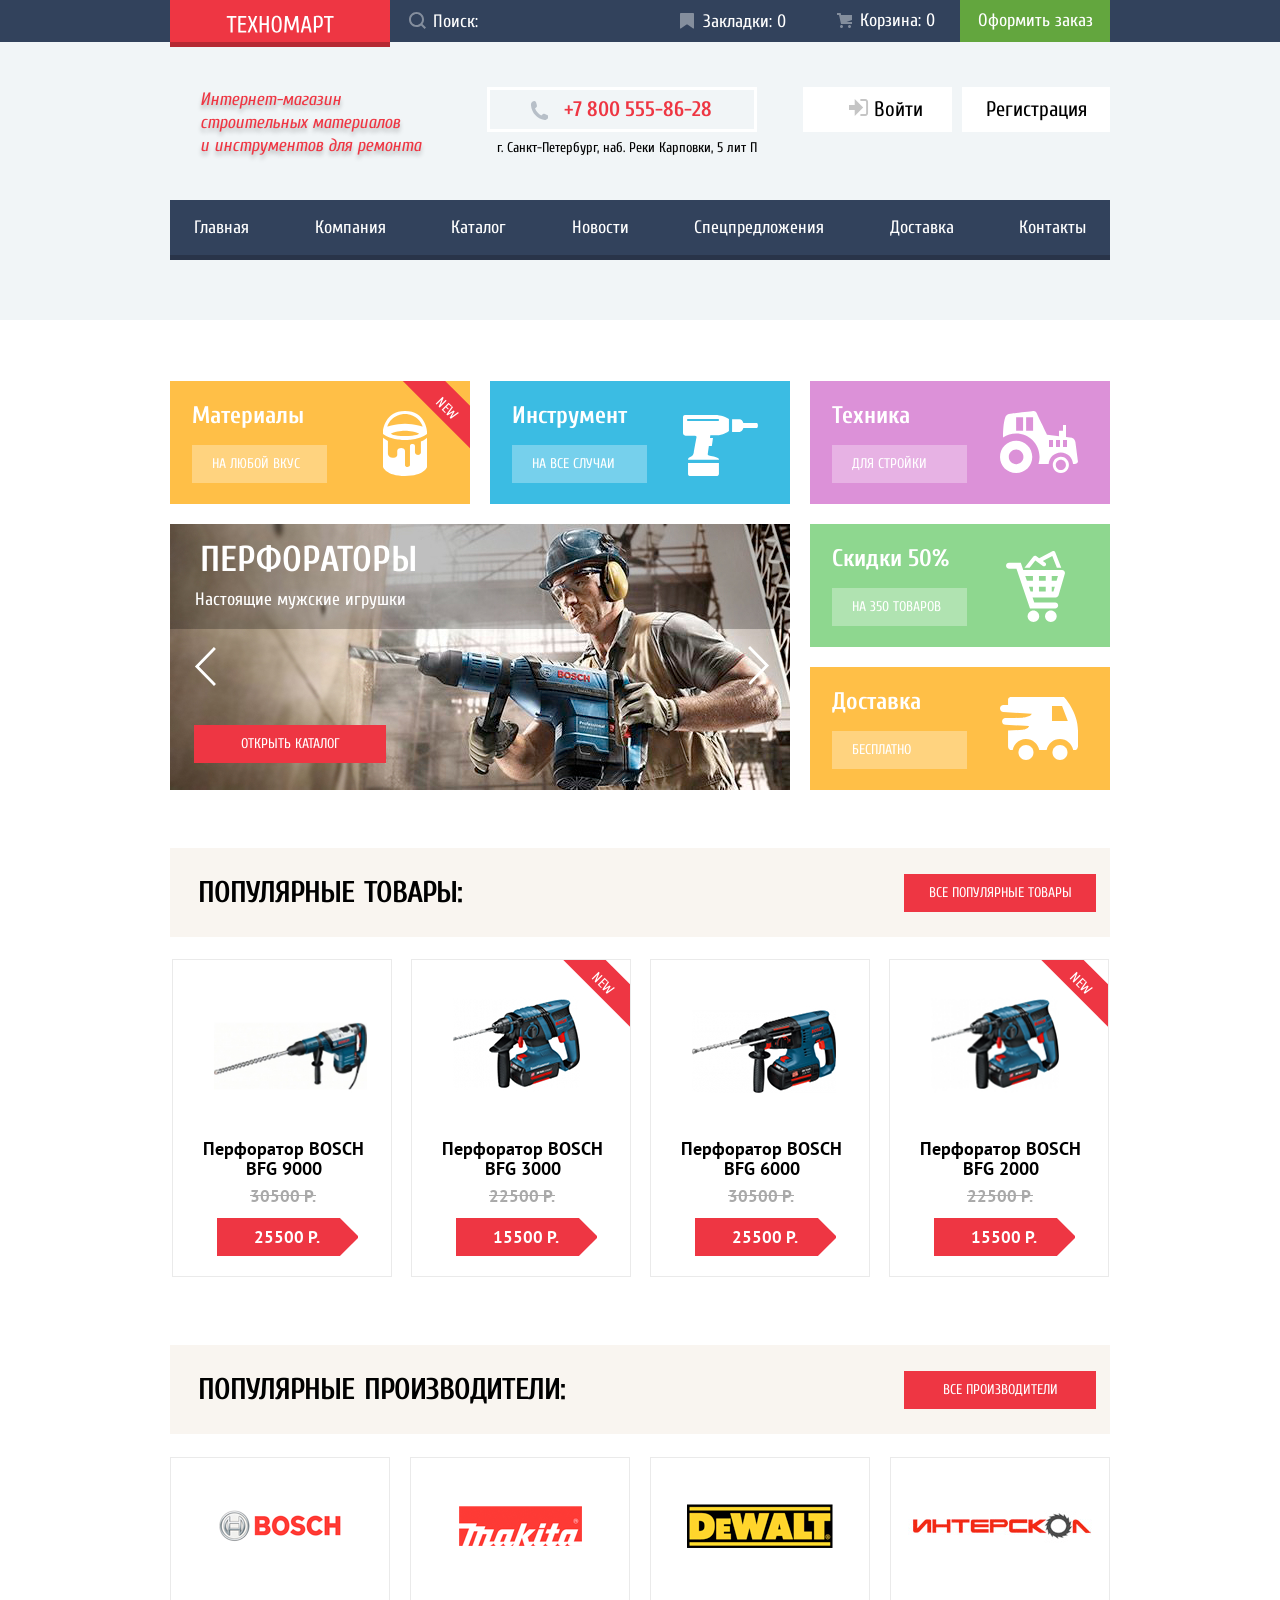
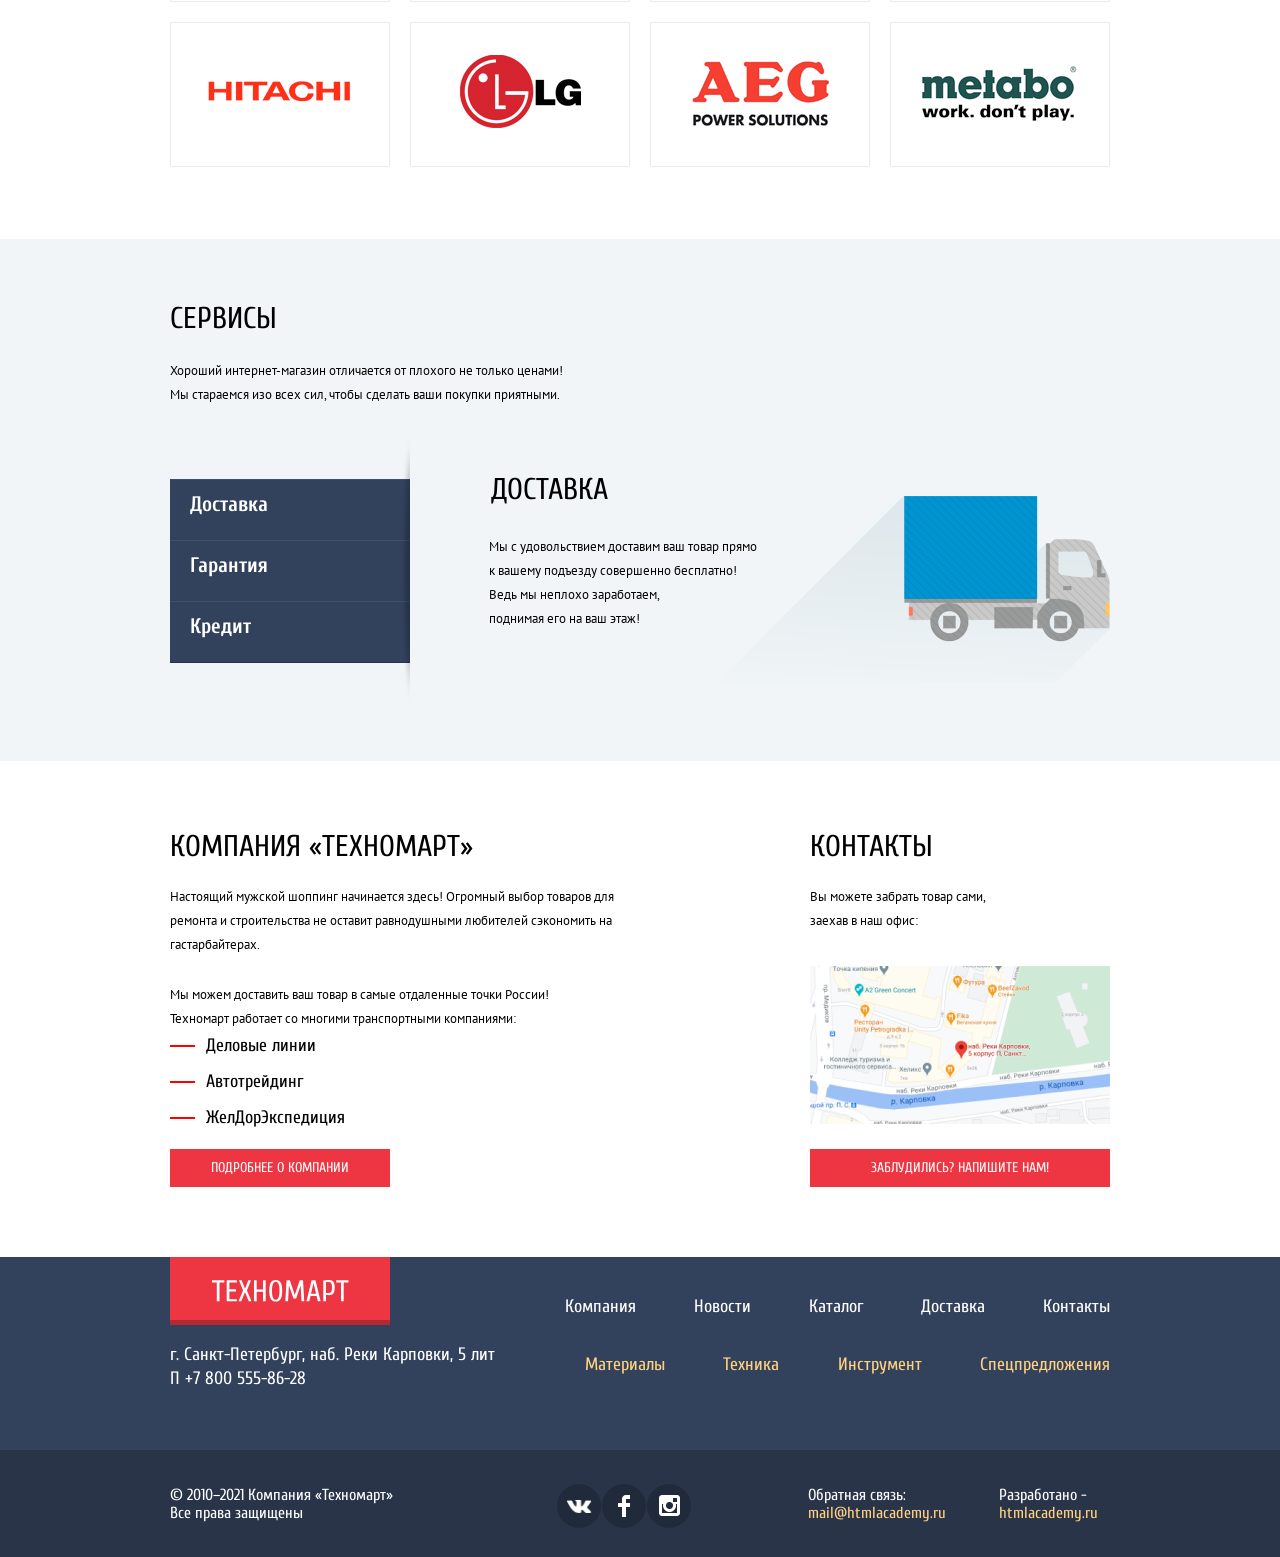
<file: index.html>
<!DOCTYPE html>
<html class="page" lang="ru">

<head>
  <meta charset="utf-8">
  <title>Техномарт</title>
  <link rel="icon" href="favicon.ico">
  <link rel="icon" href="img/Favicon/152.svg" type="image/svg">
  <link rel="stylesheet" href="css/normalize.css">
  <link rel="stylesheet" href="css/style.css">
  <link rel="preconnect" href="https://fonts.googleapis.com">
  <link rel="preconnect" href="https://fonts.gstatic.com" crossorigin>
  <link
    href="https://fonts.googleapis.com/css2?family=Cuprum:ital,wght@0,400;0,500;0,600;0,700;1,400;1,500;1,600;1,700&family=PT+Sans:ital,wght@0,400;0,700;1,400&display=swap"
    rel="stylesheet">
</head>

<body class="page-body">
  <header class="main-header">
    <div class="header-bg">
      <div class="header-top">
        <h1 class="hidden">Техномарт</h1>
        <a href="#" class="main-logo">
        </a>
        <form class="search" method="get">
          <input type="search" name="search" placeholder="Поиск:" aria-label="Строка поиска">
          <svg aria-hidden="true" focusable="false" width="17" height="17" viewBox="0 0 17 17" fill="none"
            xmlns="http://www.w3.org/2000/svg">
            <path fill-rule="evenodd" clip-rule="evenodd"
              d="M13.458 12.044L17 15.586L15.586 17L12.044 13.458C10.782 14.421 9.21 15 7.5 15C3.35786 15 0 11.6421 0 7.5C0 3.35786 3.35786 0 7.5 0C11.6421 0 15 3.35786 15 7.5C15.0001 9.14309 14.4581 10.7403 13.458 12.044ZM7.5 2C4.467 2 2 4.467 2 7.5C2.00331 10.5362 4.4638 12.9967 7.5 13C10.532 13 13 10.532 13 7.5C13 4.467 10.532 2 7.5 2Z"
              fill="white" />
          </svg>
        </form>
        <a class="bookmarks-link" href="blank.html">Закладки: 0</a>
        <a class="basket-link" href="blank.html">Корзина: 0</a>
        <a class="button" href="blank.html">Оформить заказ</a>
      </div>
    </div>

    <div class="header-midle">
      <p class="header-info">Интернет-магазин <br>строительных материалов<br> и инструментов для ремонта</p>
      <a class="contacts-phone" href="tel:+78005558628">+7 800 555-86-28</a>
      <p class="header-address">г. Санкт-Петербург, наб. Реки Карповки, 5 лит П</p>
      <a class="enter-link" href="blank.html">
        <svg aria-hidden="true" focusable="false" width="20" height="17" viewBox="0 0 20 17" fill="none"
          xmlns="http://www.w3.org/2000/svg">
          <path d="M14.1667 8.5L5.71429 0V6H0V11H5.71429V17L14.1667 8.5Z" fill="#C5C5C5" />
          <path
            d="M16.1771 15.01H11.3895V17H16.1771C18.2514 17 19.0381 15.19 19.0619 13.974V3.028C19.0381 1.811 18.2514 0 16.1771 0H11.3895V1.99H16.1771C16.9762 1.99 17.1219 2.671 17.1391 3.047V13.951C17.1229 14.327 16.9762 15.01 16.1771 15.01Z"
            fill="#C5C5C5" />
        </svg>Войти
      </a>
      <a class="reg-link" href="blank.html">Регистрация</a>
    </div>

    <nav class="main-nav">
      <ul class="site-nav">
        <li>
          <a>Главная</a>
        </li>
        <li>
          <a href="blank.html">Компания</a>
        </li>
        <li>
          <a href="Catalog.html">Каталог</a>
        </li>
        <li>
          <a href="blank.html">Новости</a>
        </li>
        <li>
          <a href="blank.html">Спецпредложения</a>
        </li>
        <li>
          <a href="blank.html">Доставка</a>
        </li>
        <li>
          <a href="blank.html">Контакты</a>
        </li>
      </ul>
    </nav>
  </header>

  <main class="container">
    <h1 class="hidden">Интернет магазин Техномарт</h1>
    <section class="catalog">
      <h2 class="hidden">Каталог</h2>
      <ul class="catalog-list">
        <li class="catalog-item">
          <h3>Материалы</h3>
          <img src="img/icon-vedro.svg" width="44" height="65" alt="">
          <a class="catalog-button" href="blank.html">
            <p>НА ЛЮБОЙ ВКУС</p>
          </a>
          <span class="button button-new">NEW</span>
        </li>
        <li class="catalog-item">
          <h3>Инструмент</h3>
          <img src="img/icon-drel.svg" alt="" width="75" height="61">
          <a class="catalog-button" href="blank.html">
            <p>НА ВСЕ СЛУЧАИ</p>
          </a>
        </li>
        <li class="catalog-item">
          <h3>Техника</h3>
          <img src="img/icon-traktor.svg" alt="" width="78" height="62">
          <a class="catalog-button" href="blank.html">
            <p>ДЛЯ СТРОЙКИ</p>
          </a>
        </li>
        <li class="catalog-item">
          <h3>Скидки 50%</h3>
          <img src="img/icon-korzina.svg" alt="" width="59" height="71">
          <a class="catalog-button" href="blank.html">
            <p>На 350 товаров</p>
          </a>
        </li>
        <li class="catalog-item">
          <h3>Доставка</h3>
          <img src="img/icon-bus.svg" alt="" width="78" height="63">
          <a class="catalog-button" href="blank.html">
            <p>Бесплатно</p>
          </a>
        </li>
        <li class="catalog-item slider">
          <p><span class="first-word">Перфораторы</span>Настоящие мужские игрушки</p>
          <a class="button" href="Catalog.html">Открыть каталог</a>
          <input type="button" class="button-prev" value="">
          <input type="button" class="button-next" value="">
        </li>
      </ul>
    </section>

    <section class="popular-products">
      <div class="populars-header">
        <h2>Популярные товары:</h2>
        <a class="button" href="blank.html">Все популярные товары</a>
      </div>
      <ul class="products-list popular-list">
        <li class="products-item">
          <h3>Перфоратор BOSCH BFG 9000</h3>
          <div class="imgvrap">
            <img src="img/9000.jpg" width="184" height="138" alt="">
          </div>
          <del>30500 P.</del>
          <ins class="button button-price">25500 P.</ins>
          <span class="button button-new hidden">NEW</span>
        </li>
        <li class="products-item">
          <h3>Перфоратор BOSCH BFG 3000</h3>
          <div class="imgvrap">
            <img src="img/3000t.jpg" width="127" height="138" alt="">
          </div>
          <del>22500 P.</del>
          <ins class="button button-price">15500 P.</ins>
          <div class="button button-new">NEW</div>
        </li>
        <li class="products-item">
          <h3>Перфоратор BOSCH BFG 6000</h3>
          <div class="imgvrap">
            <img src="img/6000.jpg" width="144" height="138" alt="">
          </div>
          <del>30500 P.</del>
          <ins class="button button-price">25500 P.</ins>
          <span class="button button-new hidden">NEW</span>
        </li>
        <li class="products-item">
          <h3>Перфоратор BOSCH BFG 2000</h3>
          <div class="imgvrap">
            <img src="img/2000.jpg" width="128" height="138" alt="">
          </div>
          <del>22500 P.</del>
          <ins class="button button-price">15500 P.</ins>
          <div class="button button-new">NEW</div>
        </li>
      </ul>
    </section>

    <section class="manufacturers">
      <div class="populars-header">
        <h2>ПоПУЛЯРНЫЕ ПРОИЗВОДИТЕЛИ:</h2>
        <a class="button" href="blank.html">ВСЕ ПРОИЗВОДИТЕЛИ</a>
      </div>
      <ul class="manufacturers-list">
        <li class="manufacturers-item">
          <a href="blank.html">
            <img src="img/logo-bosch.png" width="126" height="37" alt="логотип фирмы bosch">
          </a>
        </li>
        <li class="manufacturers-item">
          <a href="blank.html">
            <img src="img/logo-makita.png" width="123" height="40" alt="логотип фирмы makita">
          </a>
        </li>
        <li class="manufacturers-item">
          <a href="blank.html">
            <img src="img/logo-dewalt.png" width="146" height="44" alt="логотип фирмы dewalt">
          </a>
        </li>
        <li class="manufacturers-item">
          <a href="blank.html">
            <img src="img/logo-interskol.png" width="200" height="75" alt="логотип фирмы интерскол">
          </a>
        </li>
        <li class="manufacturers-item">
          <a href="blank.html">
            <img src="img/logo-hitachi.png" width="169" height="31" alt="логотип фирмы hitachi">
          </a>
        </li>
        <li class="manufacturers-item">
          <a href="blank.html">
            <img src="img/logo-lg.png" width="121" height="73" alt="логотип фирмы LG">
          </a>
        </li>
        <li class="manufacturers-item">
          <a href="blank.html">
            <img src="img/logo-aeg.png" width="151" height="98" alt="логотип фирмы AEG">
          </a>
        </li>
        <li class="manufacturers-item">
          <a href="blank.html">
            <img src="img/logo-metabo.png" width="206" height="73" alt="логотип фирмы metabo">
          </a>
        </li>
      </ul>
    </section>
  </main>

  <div class="service-wraper">
    <section class="service">
      <h2>СЕРВИСЫ</h2>
      <p class="servise-p1">Хороший интернет-магазин отличается от плохого не только ценами!<br>
        Мы стараемся изо всех сил, чтобы сделать ваши покупки приятными.</p>
      <ul>
        <li><a href="#">Доставка</a></li>
        <li><a href="#">Гарантия</a></li>
        <li><a href="#">Кредит</a></li>
      </ul>
      <p class="servise-p2">
        <span class="first-word">Доставка</span> Мы с удовольствием доставим ваш товар прямо<br>
        к вашему подъезду совершенно бесплатно!<br>Ведь мы неплохо заработаем,<br>поднимая его на ваш этаж!
      </p>
      <div class="img"></div>
    </section>
  </div>

  <section class="contacts">
    <h2 class="hidden">КОНТАКТЫ</h2>
    <div class="contacts-l">
      <h3>КОМПАНИЯ «Техномарт»</h3>
      <p>Настоящий мужской шоппинг начинается здесь! Огромный выбор товаров для ремонта и строительства не оставит
        равнодушными любителей сэкономить на гастарбайтерах.</p>
      <p>Мы можем доставить ваш товар в самые отдаленные точки России!<br>Техномарт работает со многими транспортными
        компаниями:</p>
      <ul class="delivers">
        <li>Деловые линии</li>
        <li>Автотрейдинг</li>
        <li>ЖелДорЭкспедиция</li>
      </ul>
      <a class="button" href="#">Подробнее о компании</a>
    </div>
    <div class="contacts-r">
      <h3>КОНТАКТЫ</h3>
      <p>Вы можете забрать товар сами, <br>заехав в наш офис: </p>
      <img src="img/Object.png" width="300" height="158"></img>
      <a class="button feedback" href="#">Заблудились? НАПИШИТЕ НАМ!</a>
    </div>
  </section>


  <footer class="main-footer">
    <section class="adress">
      <div class="adress-logo">
        <a href="#" class="main-logo"></a>
        <p class="footer-addres">г. Санкт-Петербург, наб. Реки Карповки, 5 лит П
          <a href="tel:+78005558628">+7 800 555-86-28</a>
        </p>
      </div>
      <ul class="footer-nav">
        <li><a href="#">Компания</a></li>
        <li><a href="#">Новости</a></li>
        <li><a href="Catalog.html">Каталог</a></li>
        <li><a href="#">Доставка</a></li>
        <li><a href="#">Контакты</a></li>
      </ul>
      <ul class="product-nav">
        <li><a href="#">Материалы</a></li>
        <li><a href="#">Техника</a></li>
        <li><a href="#">Инструмент</a></li>
        <li><a href="#">Спецпредложения</a></li>
      </ul>
    </section>
    <div class="footer-wraper">
      <section class="footer-social">
        <h2 class="hidden">Социальные сети</h2>
        <p class="footer-copyright">© 2010–2021 Компания «Техномарт»<br>Все права защищены</p>
        <ul class="social-list">
          <li>
            <a class="social-button" href="#" aria-label="Вконтакте">
              <img src="img/vk.png" alt="" width="25" height="14">
            </a>
          </li>
          <li>
            <a class="social-button" href="#" aria-label="facebook">
              <img src="img/fb.png" alt="" width="12" height="22">
            </a>
          </li>
          <li>
            <a class="social-button" href="#" aria-label="instagram">
              <img src="img/insta.png" alt="" width="21" height="21">
            </a>
          </li>
        </ul>
        <p class="footer-copyright">
          Обратная связь:<br> <a href="mail@htmlacademy.ru">mail@htmlacademy.ru</a>
        </p>
        <p class="footer-copyright">
          Разработано -<br>
          <a href="https://htmlacademy.ru">htmlacademy.ru</a>
        </p>
      </section>
    </div>
  </footer>

  <section class="modal-feedback">
    <h2 class="hidden">Обратная связь</h2>
    <form class="modal-description" action="https://echo.htmlacademy.ru" method="post">
      <div class="modal-wrapper">
        <p class="modal-item">
          <label for="modal-login">Ваше имя:</label>
          <input id="modal-login" type="text" placeholder="Имя Фамилия">
        </p>
        <p class="modal-item">
          <label for="modal-email">Ваш e-mail:</label>
          <input id="modal-email" type="email" placeholder="email@example.com">
        </p>
        <p class="modal-item">
          <label for="modal-area">Текст письма:</label>
          <textarea id="modal-area" placeholder="В свободной форме"></textarea>
        </p>
      </div>
      <div class="button-wrapper">
        <button class="button" type="submit">ОТПРАВИТЬ</button>
      </div>
      <button class="modal-close" type="button" aria-label="Закрыть"></button>
    </form>
  </section>

  <section class="map">
    <h2 class="hidden">Карта</h2>
    <iframe
      src="https://www.google.com/maps/embed?pb=!1m16!1m12!1m3!1d705.9761222826712!2d30.31674117502282!3d59.968607593882425!2m3!1f0!2f0!3f0!3m2!1i1024!2i768!4f13.1!2m1!1z0LMuINCh0LDQvdC60YIt0J_QtdGC0LXRgNCx0YPRgNCzLCDQvdCw0LEuINCg0LXQutC4INCa0LDRgNC_0L7QstC60LgsIDUg0LvQuNGCINCf!5e0!3m2!1sru!2sru!4v1646462279349!5m2!1sru!2sru"
      width="943" height="449" style="border:0;" allowfullscreen="" loading="lazy">
    </iframe>
    <button class="modal-close" type="button" aria-label="Закрыть"></button>
  </section>
  <script src="js/feedback.js"></script>
  <script src="js/map.js"></script>
</body>

</html>
</file>
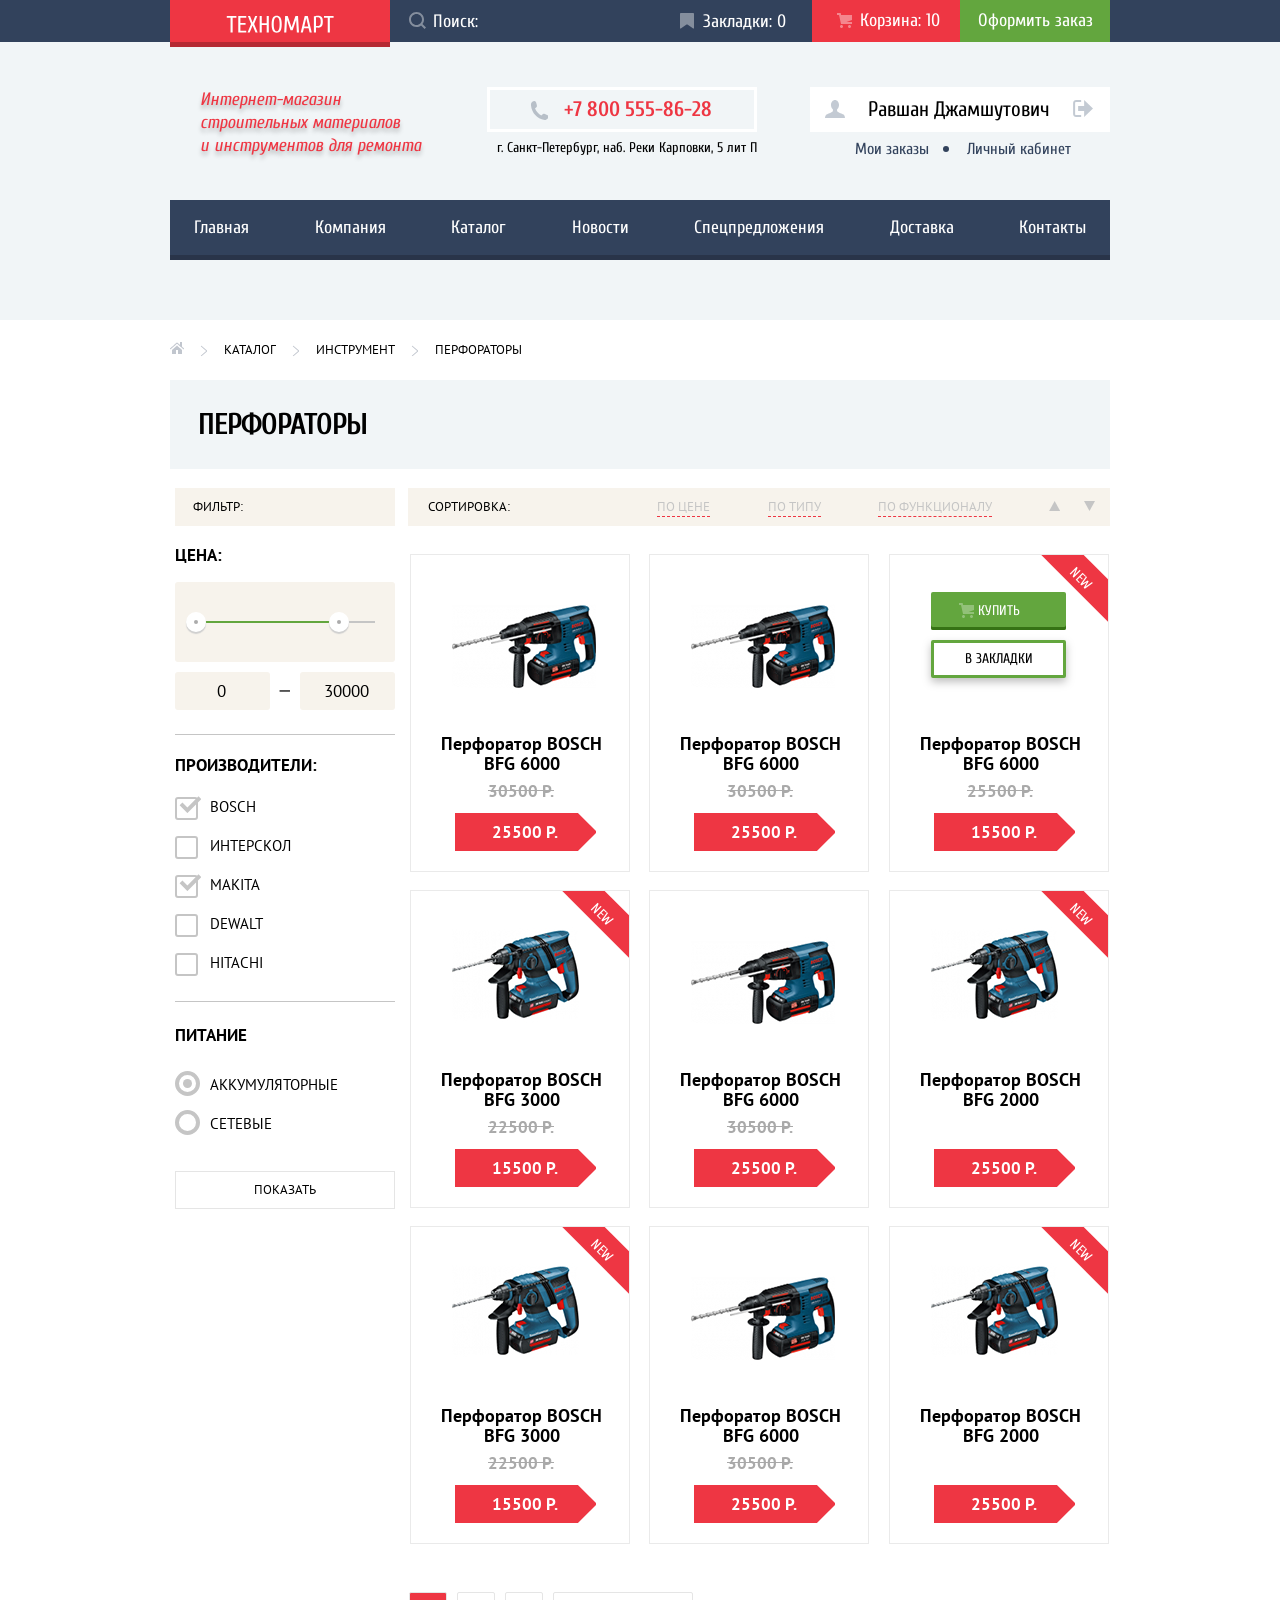
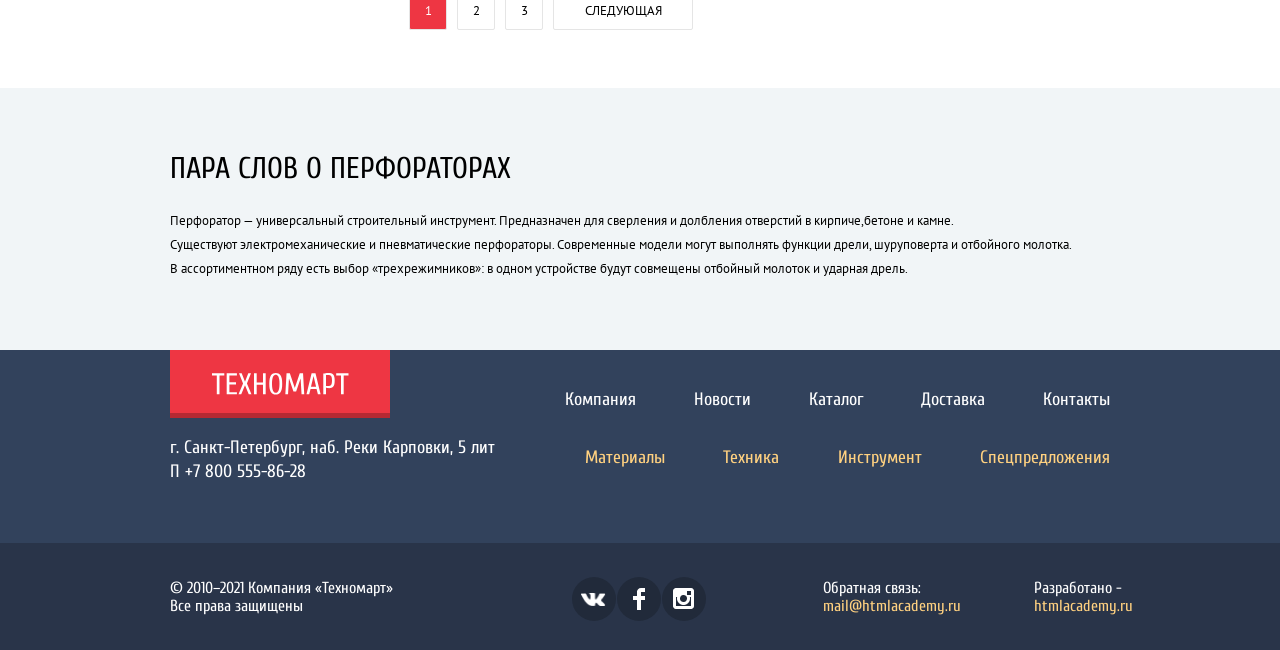
<file: catalog.html>
<!DOCTYPE html>
<html class="page" lang="ru">

<head>
  <meta charset="utf-8">
  <title>Техномарт</title>
  <link rel="icon" href="favicon.ico">
  <link rel="icon" href="img/Favicon/152.svg" type="image/svg">
  <link rel="stylesheet" href="css/normalize.css">
  <link rel="stylesheet" href="css/style.css">
  <link
    href="https://fonts.googleapis.com/css2?family=Cuprum:ital,wght@0,400;0,500;0,600;0,700;1,400;1,500;1,600;1,700&family=PT+Sans:ital,wght@0,400;0,700;1,400&display=swap"
    rel="stylesheet">
</head>

<body class="page-body">
  <header class="main-header header-catalog">
    <div class="header-bg">
      <div class="header-top">
        <h1 class="hidden">Техномарт</h1>
        <a href="index.html" class="main-logo"></a>
        <label class="hidden" for="search">Строка поиска</label>
        <form class="search" method="get" id="search">
          <input type="search" name="search" placeholder="Поиск:">
          <svg aria-hidden="true" focusable="false" width="17" height="17" viewBox="0 0 17 17" fill="none"
            xmlns="http://www.w3.org/2000/svg">
            <path fill-rule="evenodd" clip-rule="evenodd"
              d="M13.458 12.044L17 15.586L15.586 17L12.044 13.458C10.782 14.421 9.21 15 7.5 15C3.35786 15 0 11.6421 0 7.5C0 3.35786 3.35786 0 7.5 0C11.6421 0 15 3.35786 15 7.5C15.0001 9.14309 14.4581 10.7403 13.458 12.044ZM7.5 2C4.467 2 2 4.467 2 7.5C2.00331 10.5362 4.4638 12.9967 7.5 13C10.532 13 13 10.532 13 7.5C13 4.467 10.532 2 7.5 2Z"
              fill="white" />
          </svg>
        </form>

        <a class="bookmarks-link" href="blank.html">Закладки: 0</a>
        <a class="basket-link" href="blank.html">Корзина: 10</a>
        <a class="button" href="#">Оформить заказ</a>
      </div>
    </div>

    <div class="header-midle">
      <p class="header-info">Интернет-магазин <br>строительных материалов<br> и инструментов для ремонта</p>
      <a class="contacts-phone" href="tel:+78005558628">+7 800 555-86-28</a>
      <p class="header-address">г. Санкт-Петербург, наб. Реки Карповки, 5 лит П</p>
      <a class="reg-link" href="blank.html">Равшан Джамшутович</a>
      <p class="login">
        <a href="#">Мои заказы</a>
        <a href="#">Личный кабинет</a>
      </p>
    </div>

    <nav class="main-nav">
      <ul class="site-nav">
        <li>
          <a href="index.html">Главная</a>
        </li>
        <li>
          <a href="blank.html">Компания</a>
        </li>
        <li>
          <a>Каталог</a>
        </li>
        <li>
          <a href="blank.html">Новости</a>
        </li>
        <li>
          <a href="blank.html">Спецпредложения</a>
        </li>
        <li>
          <a href="blank.html">Доставка</a>
        </li>
        <li>
          <a href="blank.html">Контакты</a>
        </li>
      </ul>
    </nav>
  </header>

  <main class="container-catalog">
    <ul class="hk">
      <li><img src="img/icon-home.png" alt="" width="14" height="12"></li>
      <li><a href="Catalog.html">Каталог</a></li>
      <li><a href="blank.html">Инструмент</a></li>
      <li><a>Перфораторы</a></li>
    </ul>
    <div class="catalog-title populars-header">
      <h2>Перфораторы</h2>
    </div>
    <section class="filter">
      <h2>Фильтр:</h2>
      <label class="hidden" for="filter">Фильтр товаров</label>
      <form method="get" target="_blank" action="https://echo.htmlacademy.ru" id="filter">
        <fieldset class="filter-item">
          <legend>Цена:</legend>
          <div class="range-filter">
            <div class="range-controls">
              <div class="scale">
                <div class="bar" style="width: 80%;"></div>
              </div>
              <div class="toggle toggle-min" tabindex="0" style="left:5%"></div>
              <div class="toggle toggle-max" tabindex="0" style="left:70%"></div>
            </div>
            <div class="price-controls">
              <input class="min-price" type="number" name="min-price" value="0">&mdash;
              <input class="max-price" type="number" name="max-price" value="30000">
            </div>
          </div>
        </fieldset>
        <fieldset class="filter-manufacturers">
          <legend class="manufacturers-legend">Производители:</legend>
          <input class="hidden" type="checkbox" name="bosh" id="filter-bosch" checked>
          <label for="filter-bosch">BoSCH</label>
          <input class="hidden" type="checkbox" name="inters" id="filter-inters">
          <label for="filter-inters">ИНТЕРСКОЛ</label>
          <input class="hidden" type="checkbox" name="makita" id="filter-makita" checked>
          <label for="filter-makita">MAKITA</label>
          <input class="hidden" type="checkbox" name="dewalt" id="filter-dewalt">
          <label for="filter-dewalt">DEWALT</label>
          <input class="hidden" type="checkbox" name="hitachi" id="filter-hitachi">
          <label for="filter-hitachi">HITACHI</label>
        </fieldset>
        <fieldset class="filter-power">
          <legend class="power-legend">Питание</legend>
          <input class="hidden" type="radio" name="power" value="battery" id="pow" checked>
          <label for="pow">АККУМУЛЯТОРНЫЕ</label>
          <input class="hidden" type="radio" name="power" value="electrical" id="elec">
          <label for="elec">СЕТЕВЫЕ</label>
        </fieldset>
        <input class="button button-filter" type="submit" value="Показать">
      </form>
    </section>

    <section class="sorting">
      <h2>СОРТИРОВКА:</h2>
      <a href="#">ПО ЦЕНЕ</a>
      <a href="#">ПО ТИПУ</a>
      <a href="#">ПО ФУНКЦИОНАЛУ</a>
      <div class="increase">
        <a href="#">
          <svg aria-hidden="true" focusable="false" width="12" height="10" viewBox="0 0 12 10" fill="none">
            <path d="M5.66241 0L11.1624 10L0.162415 10" fill="#c5c5c5" />
          </svg>
        </a>
        <a href="#">
          <svg aria-hidden="true" focusable="false" width="11" height="10" viewBox="0 0 11 10" fill="none">
            <path d="M5.5 10L0 0H11" fill="#c5c5c5" />
          </svg>
        </a>
      </div>
    </section>

    <section class="products">
      <h2 class="hidden">Список товаров</h2>
      <ul class="products-list">
        <li class="products-item">
          <h3>Перфоратор BOSCH BFG 6000</h3>
          <div class="imgvrap"><img src="img/6000.jpg" width="144" height="128" alt="">
          </div>
          <del>30500 P.</del>
          <ins class="button button-price">25500 P.</ins>
          <span class="button button-new hidden">NEW</span>
        </li>
        <li class="products-item">
          <h3>Перфоратор BOSCH BFG 6000</h3>
          <div class="imgvrap">
            <img src="img/6000.jpg" width="144" height="128" alt="">
          </div>
          <del>30500 P.</del>
          <ins class="button button-price">25500 P.</ins>
          <span class="button button-new hidden">NEW</span>
        </li>
        <li class="products-item buy-product">
          <h3>Перфоратор BOSCH BFG 6000</h3>
          <div class="imgvrap">
            <div class="buy-vrap">
              <input type="button" class="button-buy" value="купить">
            </div>
            <input class="in-bookmarks" type="button" value="В ЗАКЛАДКИ">
          </div>
          <del>25500 P.</del>
          <ins class="button button-price">15500 P.</ins>
          <span class="button button-new">NEW</span>
        </li>
        <li class="products-item">
          <h3>Перфоратор BOSCH BFG 3000</h3>
          <div class="imgvrap">
            <img src="img/3000t.jpg" width="127" height="138" alt="">
          </div>
          <del>22500 P.</del>
          <ins class="button button-price">15500 P.</ins>
          <span class="button button-new">NEW</span>
        </li>
        <li class="products-item">
          <h3>Перфоратор BOSCH BFG 6000</h3>
          <div class="imgvrap">
            <img src="img/6000.jpg" width="144" height="128" alt="">
          </div>
          <del>30500 P.</del>
          <ins class="button button-price">25500 P.</ins>
          <span class="button button-new hidden">NEW</span>
        </li>
        <li class="products-item">
          <h3>Перфоратор BOSCH BFG 2000</h3>
          <div class="imgvrap">
            <img src="img/2000.jpg" width="127" height="112" alt="">
          </div>
          <ins class="button button-price">25500 P.</ins>
          <span class="button button-new">NEW</span>
        </li>
        <li class="products-item">
          <h3>Перфоратор BOSCH BFG 3000</h3>
          <div class="imgvrap">
            <img src="img/3000t.jpg" width="127" height="138" alt="">
          </div>
          <del>22500 P.</del>
          <ins class="button button-price">15500 P.</ins>
          <span class="button button-new">NEW</span>
        </li>
        <li class="products-item">
          <h3>Перфоратор BOSCH BFG 6000</h3>
          <div class="imgvrap">
            <img src="img/6000.jpg" width="144" height="128" alt="">
          </div>
          <del>30500 P.</del>
          <ins class="button button-price">25500 P.</ins>
          <span class="button button-new hidden">NEW</span>
        </li>
        <li class="products-item">
          <h3>Перфоратор BOSCH BFG 2000</h3>
          <div class="imgvrap">
            <img src="img/2000.jpg" width="127" height="112" alt="">
          </div>
          <ins class="button button-price">25500 P.</ins>
          <span class="button button-new">NEW</span>
        </li>
      </ul>
      <ul class="pages-list">
        <li class="page-item page-active"><a>1</a></li>
        <li class="page-item"><a href="#">2</a></li>
        <li class="page-item"><a href="#">3</a></li>
        <li class="page-item"><a href="#">СЛЕДУЮЩАЯ</a></li>
      </ul>
    </section>
  </main>
  <div class="prefooter-wraper">
    <section class="prefooter">
      <h2>ПАРА СЛОВ О ПЕРФОРАТОРАХ</h2>
      <p>Перфоратор — универсальный строительный инструмент. Предназначен для сверления и долбления отверстий в
        кирпиче,бетоне и камне.<br>Существуют электромеханические и пневматические перфораторы. Современные модели могут
        выполнять функции дрели, шуруповерта и отбойного молотка.<br> В ассортиментном ряду есть выбор «трехрежимников»:
        в
        одном устройстве будут совмещены отбойный молоток и ударная дрель.</p>
    </section>
  </div>

  <footer class="main-footer footer-catalog">
    <section class="adress">
      <div class="adress-logo">
        <a href="#" class="main-logo"></a>
        <p class="footer-addres">г. Санкт-Петербург, наб. Реки Карповки, 5 лит П
          <a href="tel:+78005558628">+7 800 555-86-28</a>
        </p>
      </div>
      <ul class="footer-nav">
        <li><a href="#">Компания</a></li>
        <li><a href="#">Новости</a></li>
        <li><a href="Catalog.html">Каталог</a></li>
        <li><a href="#">Доставка</a></li>
        <li><a href="#">Контакты</a></li>
      </ul>
      <ul class="product-nav">
        <li><a href="#">Материалы</a></li>
        <li><a href="#">Техника</a></li>
        <li><a href="#">Инструмент</a></li>
        <li><a href="#">Спецпредложения</a></li>
      </ul>
    </section>
    <div class="footer-wraper">
      <section class="footer-social">
        <h2 class="hidden">Социальные сети</h2>
        <p class="footer-copyright">© 2010–2021 Компания «Техномарт» Все права защищены</p>
        <ul class="social-list">
          <li>
            <a class="social-button" href="#" aria-label="Вконтакте">
              <img src="img/vk.png" alt="" width="25" height="14">
            </a>
          </li>
          <li>
            <a class="social-button" href="#" aria-label="facebook">
              <img src="img/fb.png" alt="" width="12" height="22">
            </a>
          </li>
          <li>
            <a class="social-button" href="#" aria-label="instagram">
              <img src="img/insta.png" alt="" width="21" height="21">
            </a>
          </li>
        </ul>
        <p class="footer-copyright">
          Обратная связь: <a href="mail@htmlacademy.ru">mail@htmlacademy.ru</a>
        </p>
        <p class="footer-copyright">
          Разработано -
          <a href="https://htmlacademy.ru">htmlacademy.ru</a>
        </p>
      </section>
    </div>
  </footer>

  <section class="success">
    <h2>Товар добавлен в корзину!</h2>
    <div class="buttons-wraper">
      <a href="#" class="button">оформить заказ</a>
      <a href="#" class="button">продолжить покупки</a>
    </div>
    <button class="modal-close" type="button" aria-label="Закрыть"></button>
  </section>
  <script src="js/success.js"></script>
</body>

</html>
</file>
<file: css/style.css>
:root {
  --basik-black: #000;
  --basik-white: #fff;
  --basik-red: #EE3643;
  --dark-red: #BA2732;
  ;
  --basik-green: #63A63E;
  --basik-dark-grey: #32425C;
  --basik-grey: #F1F5F7;

}

a {
  text-decoration: none;
  color: inherit;
}

img {
  max-width: 100%;
  height: auto;
}

.page {
  height: 100%;
}

.page-body {
  min-width: 1200px;
  margin: 0;
  padding: 0;
  font-family: Cuprum, Arial, sans-serif;
  font-size: 18px;
  line-height: 24px;
  font-weight: 400;
  color: var(--basik-black);
  min-height: 100%;
  display: grid;
  grid-template-rows: min-content 1fr min-content;
  align-content: start;
}

.hidden {
  position: absolute;
  width: 1px;
  height: 1px;
  margin: -1px;
  border: 0;
  padding: 0;
  white-space: nowrap;
  clip-path: inset(100%);
  clip: rect(0 0 0 0);
  overflow: hidden;
}

.main-header {
  background-color: var(--basik-grey);
  display: grid;
  grid-template-rows: min-content 1fr min-content;
  margin-bottom: 43px;
}

.button {
  font-size: 14px;
  line-height: 38px;
  color: var(--basik-white);
  background-color: var(--basik-red);
  text-transform: uppercase;
  width: 192px;
  height: 38px;
  text-align: center;
}

.header-bg {
  background-color: var(--basik-dark-grey);
  height: 42px;
}

.header-top {
  color: var(--basik-white);
  display: grid;
  width: 940px;
  margin: 0 auto;
  display: grid;
  grid-template-columns: repeat(12, 1fr);
}

.main-logo {
  height: 47px;
  width: 220px;
  box-shadow: inset 0px -5px 0px rgba(0, 0, 0, 0.24);
  background: url(../img/logo-technomart.svg) no-repeat center;
  background-color: var(--basik-red);
}

.header-top .main-logo {
  grid-column: 1/4;
}

.main-logo:active {
  background-color: var(--dark-red);
}

.search {
  position: relative;
  Width: 271px;
  Height: 42px;
  position: relative;
  grid-column: 4/7;
  color: var(--basik-white);
  box-sizing: border-box;
}

.search input {
  width: 100%;
  height: 42px;
  border: none;
  background-color: var(--basik-dark-grey);
  padding-left: 41px;
}

.search input::placeholder {
  color: var(--basik-white);
  font-size: 18px;
}

.search input:focus {
  border: none;
  outline: none;
  background-color: var(--basik-white);
  opacity: 1;
}

.search input:focus+svg path {
  fill: red;
}

.search svg {
  position: absolute;
  left: 17px;
  top: 12px;
  opacity: 0.4;
}

.search:hover svg,
.search input:focus+svg {
  opacity: 1;
}

.bookmarks-link {
  position: relative;
  grid-column: 7/9;
  padding-top: 10px;
  padding-left: 40px;
  max-height: 32px;
  font-size: 18px;
}

.bookmarks-link::before {
  position: absolute;
  content: "";
  width: 14px;
  height: 16px;
  background: url(../img/Shape.svg);
  opacity: 0.4;
  top: 13px;
  left: 17px;
}

.bookmarks-link:hover::before {
  opacity: 1;
}

.bookmarks-link:active {
  background-color: var(--basik-black);
  opacity: 0.7;
}

.basket-link {
  position: relative;
  grid-column: 9/11;
  padding-top: 9px;
  padding-left: 48px;
  max-height: 33px;
  font-size: 18px;
}

.basket-link::before {
  position: absolute;
  content: "";
  width: 17px;
  height: 16px;
  background: url(../img/icon-cart.svg) no-repeat;
  opacity: 0.4;
  top: 13px;
  left: 25px;
}

.basket-link:hover::before {
  opacity: 1;
}

.basket-link:active {
  background-color: #161D29;
  opacity: 0.7;
}

.header-top .button {
  background-color: var(--basik-green);
  grid-column: 11/13;
  text-align: center;
  height: 42px;
  width: 150px;
  text-transform: none;
  font-size: 18px;
  line-height: 24px;
  padding: 9px 0;
  box-sizing: border-box;
}

.header-top .button:hover {
  background-color: #5FBB2D;
}

.header-top .button:active {
  background-color: #518534;
}

.header-midle {
  width: 940px;
  margin: 0 auto;
  display: grid;
  grid-template-columns: repeat(6, 1fr);
  grid-template-rows: 1fr 1fr;
  grid-gap: 10px;
  height: 158px;
}

.header-info {
  color: var(--basik-red);
  font-style: italic;
  line-height: 23px;
  grid-column: 1/3;
  grid-row: 1/-1;
  text-shadow: 0px 4px 4px rgba(0, 0, 0, 0.25);
  padding: 28px 0 0 30px;
}

.contacts-phone {
  position: relative;
  font-weight: bold;
  font-size: 21px;
  line-height: 30px;
  width: 270px;
  height: 45px;
  grid-column: 3/5;
  color: var(--basik-red);
  font-size: 21px;
  line-height: 30px;
  background: var(--basik-grey);
  border: 3px solid var(--basik-white);
  padding: 4px 0 0 74px;
  margin-top: 45px;
  margin-bottom: -45px;
  box-sizing: border-box;
}

.contacts-phone::before {
  position: absolute;
  content: "";
  width: 18px;
  height: 19px;
  background: url(../img/phone.svg);
  left: 40px;
  top: 11px;
}

.header-address {
  grid-column: 3/5;
  color: var(--basik-black);
  font-size: 14px;
  line-height: 24px;
  margin-top: -6px;
  padding-left: 10px;
}

.enter-link,
.reg-link {
  font-size: 21px;
  line-height: 21px;
  background-color: var(--basik-white);
  height: 45px;
  padding-top: 12px;
  box-sizing: border-box;
  margin-top: 45px;
}

.enter-link {
  position: relative;
  grid-row: 1/2;
  grid-column: 5/6;
  padding-left: 46px;
}

.enter-link svg {
  padding-right: 5px;
}

.enter-link:hover,
.reg-link:hover {
  color: var(--basik-red);
}

.enter-link:hover path {
  fill: #3D546F;
}

.enter-link:active path {
  fill: #C5C5C5;
}

.reg-link {
  grid-row: 1/2;
  grid-column: 6/7;
  padding-left: 24px;
}

.enter-link:active,
.reg-link:active {
  color: #C5C5C5;
}

.site-nav {
  background-color: var(--basik-dark-grey);
  color: var(--basik-white);
  width: 940px;
  height: 60px;
  margin: 0 auto 60px;
  display: flex;
  flex-wrap: wrap;
  box-sizing: border-box;
  padding: 0;
  justify-content: space-between;
  box-shadow: inset 0px -5px 0px #293449;
}

.site-nav li {
  height: 100%;
  font-size: 18px;
  padding: 16px 24px 0 24px;
  box-sizing: border-box;
}

.site-nav li:hover {
  background-color: #293449;
  ;
}

.site-nav li:active {
  background-color: #1D2739;
  opacity: 0.5;
}

.container {
  width: 940px;
  margin: 0 auto 54px;
}

.catalog {
  margin-bottom: 58px;
}

.catalog-list {
  display: grid;
  grid-template-columns: repeat(3, 300px);
  grid-template-rows: repeat(3, 123px);
  gap: 20px;
  padding: 0;
  margin-bottom: 45px;
}

.catalog-item {
  position: relative;
  color: var(--basik-white);
  overflow: hidden;
}

.catalog-item h3 {
  font-size: 24px;
  line-height: 30px;
  margin: 20px 0 0 22px;
}

.catalog-button {
  display: inline-block;
  vertical-align: middle;
  font-size: 14px;
  line-height: 38px;
  width: 135px;
  height: 38px;
  color: var(--basik-white);
  margin: 14px 0 0 22px;
  border: none;
}

.catalog-button p {
  margin: 0 auto;
  padding-left: 20px;
  text-transform: uppercase;
}

.catalog-button::before {
  content: '';
  position: absolute;
  width: 135px;
  height: 38px;
  background-color: var(--basik-white);
  opacity: 0.3;
}

.catalog-button:hover::before {
  background: #C5C5C5;
  opacity: 0.3;
}

.catalog-button:active::before {
  background-color: #A9A9A9;
  opacity: 0.3;
}

.catalog-item img {
  position: absolute;
  right: 32px;
  top: 30px;
}

.catalog-item:first-child,
.catalog-item:nth-child(5) {
  background-color: #FFBF47;
}

.catalog-item:first-child img {
  right: 43px;
}

.catalog-item:nth-child(2) {
  background-color: #3BBCE3;
}

.catalog-item:nth-child(2) img {
  top: 34px;
}

.catalog-item:nth-child(3) {
  background-color: #DC91D8;
}

.catalog-item:nth-child(4) {
  background-color: #8ED78F;
}

.catalog-item:nth-child(4) img {
  top: 26px;
  right: 45px;
}

.button-new {
  position: absolute;
  transform: rotate(45deg);
  Height: 30px;
  top: 10px;
  right: -75px;
}

.slider {
  grid-column: 1/3;
  grid-row: 2/4;
  background-color: #FFBF47;
  background-image: url(../img/mp.jpg);
}

.button-prev {
  position: absolute;
  border: none;
  width: 22px;
  height: 40px;
  background: url(../img/icon-left.svg);
  left: 24px;
  top: 122px;
  cursor: pointer;
}

.button-next {
  position: absolute;
  border: none;
  width: 22px;
  height: 40px;
  background: url(../img/icon-right.svg);
  right: 20px;
  top: 122px;
  cursor: pointer;
}

.slider p {
  font-size: 18px;
  line-height: 24px;
  margin-left: 25px;
}

.slider .first-word {
  display: block;
  font-family: Cuprum;
  text-transform: uppercase;
  font-weight: bold;
  font-size: 36px;
  line-height: 36px;
  margin-bottom: 10px;
  margin-left: 5px;
}

.slider .button {
  position: absolute;
  left: 24px;
  bottom: 27px;
}

.slider .button:hover {
  background: #CA2C37;
}

.slider .button:active {
  background: #BA2732;
  box-shadow: 0px 4px 4px rgba(0, 0, 0, 0.25);
}


.popular-products {
  display: grid;
  grid-template-rows: min-content 1fr;
  margin-bottom: 20px;
}

.populars-header {
  background-color: #F9F5F0;
  display: flex;
  justify-content: space-between;
  align-items: center;
  height: 89px;
  margin-bottom: 5px;
  padding: 0 14px 0 28px;
}

.populars-header .button:hover {
  background: #CA2C37;
}

.populars-header .button:active {
  background: #BA2732;
  ;
}

.populars-header h2 {
  font-size: 30px;
  line-height: 30px;
  text-transform: uppercase;
  letter-spacing: -1px;
  word-spacing: 3px;
}

.products-list {
  display: flex;
  flex-wrap: wrap;
  padding: 0 0 0 2px;
  margin: 17px 0 30px 0;

}

.products-list .products-item:last-child {
  margin: 0 0 0 0;
}

.products-item {
  position: relative;
  font-family: PT Sans;
  font-weight: bold;
  font-size: 18px;
  line-height: 20px;
  width: 220px;
  height: 318px;
  display: flex;
  flex-direction: column;
  justify-content: space-between;
  align-items: center;
  border: 1px solid #EAEAEA;
  margin: 0 19px 18px 0;
  box-sizing: border-box;
  padding-bottom: 20px;
  overflow: hidden;
}

.imgvrap {
  margin-top: 23px;
  width: 153px;
  object-fit: contain;
  padding: 5px 0 0 17px;
}

.products-item .button {
  width: 141px;
  left: 5px;
  text-decoration: none;
  font-size: 17px;
}

.products-item del {
  position: absolute;
  font-size: 17px;
  line-height: 18px;
  color: #A9A9A9;
  width: 172px;
  height: 18px;
  text-align: center;
  bottom: 71px;
  left: 24px;
}

.products-item h3 {
  position: absolute;
  font-family: PT Sans;
  font-weight: bold;
  font-size: 18px;
  line-height: 20px;
  text-align: center;
  bottom: 76px;
  left: 18px;
  width: 185px;
  height: 43px;
}

.products-item .button-new {
  left: 123px;
  top: 6px;
  font-family: Cuprum;
  font-weight: normal;
  font-size: 14px;
}

.products .products-item:nth-child(3n) {
  margin: 0 0 0 1px;
}

.manufacturers {
  display: grid;
  grid-template-rows: min-content 1fr;
}

.manufacturers-list {
  display: grid;
  grid-template-columns: repeat(4, 220px);
  grid-template-rows: repeat(2, 145px);
  gap: 20px;
  padding-left: 0;
}

.manufacturers-item {
  border: 1px solid #EAEAEA;
  display: flex;
  justify-content: center;
  align-items: center;
}

.manufacturers-item:hover {
  box-shadow: 0px 4px 4px rgba(0, 0, 0, 0.25);
}

.manufacturers-item:active {
  box-shadow: 0px 4px 20px rgba(0, 0, 0, 0.15);
}


.service-wraper {
  background-color: var(--basik-grey);
  width: 100%;
}

.service {
  width: 940px;
  margin: 0 auto;
  display: grid;
  grid-template-rows: min-content min-content 1fr;
  grid-template-columns: repeat(12, 1fr);
  padding: 40px 0 78px 0;
}

.service h2 {
  font-size: 30px;
  line-height: 30px;
  text-transform: uppercase;
  grid-column: 1/-1;
  font-weight: normal;
}

.service p {
  font-family: PT Sans;
  font-size: 13px;
}

.servise-p1 {
  grid-column: 1/-1;
  margin-top: 0px;
  margin-bottom: 58px;
}

.servise-p2 {
  grid-column: 5/10;
  grid-row: 3/4;
  margin-left: 21px;
}

.servise-p2 .first-word {
  display: block;
  text-transform: uppercase;
  font-size: 30px;
  margin: 0 0 33px 2px;
  font-family: Cuprum;
}

.service ul {
  position: relative;
  background-color: var(--basik-dark-grey);
  color: var(--basik-white);
  font-weight: bold;
  font-size: 21px;
  line-height: 30px;
  grid-column: 1/4;
  box-sizing: border-box;
  width: 240px;
  display: flex;
  flex-wrap: wrap;
  flex-direction: column;
  margin-top: 14px;
}

.service ul::after {
  position: absolute;
  content: "";
  width: 10px;
  height: 279px;
  background: url(../img/Object.svg);
  top: -50px;
  right: 0px;
}

.service li {
  width: 240px;
  height: 61px;
  margin-left: -40px;
  padding-left: 20px;
  padding-top: 10px;
  box-sizing: border-box;
  box-shadow: 0px 1px 0px #293449, inset 0px 1px 0px #405069;
}

.service li:hover {
  background-color: #293449;
}

.service li:active {
  background-color: #fff;
  color: var(--basik-dark-grey);
}

.service .img {
  grid-column: 8/14;
  grid-row: 3/4;
  width: 468px;
  background: url(../img/truck.svg) no-repeat;
  margin-top: 31px;
}

.contacts {
  width: 940px;
  margin: 0 auto;
  display: flex;
  justify-content: space-between;
  padding: 41px 0 51px 0;
  margin-bottom: 19px;
}

.contacts h3 {
  text-transform: uppercase;
  font-size: 30px;
  font-weight: normal;
  padding-top: 3px;
  margin-bottom: 33px;
}

.contacts p {
  font-family: PT Sans;
  font-size: 13px;
  margin-top: -7px;
}

.contacts-l p:first-of-type {
  margin-bottom: 33px;
}

.contacts-l p:last-of-type {
  margin-bottom: 3px;
}

.contacts-l {
  max-width: 460px;
  display: flex;
  flex-direction: column;
}

.contacts-l ul {
  margin: 0 0 7px 35px;
  padding: 0 0 0 1px;
  font-size: 18px;
}

.contacts-l li {
  margin-bottom: 12px;
}

.contacts-l .button {
  width: 220px;
}

.delivers li {
  position: relative;
}

.delivers li::before {
  position: absolute;
  content: "";
  width: 25px;
  height: 2px;
  background-color: red;
  left: -36px;
  top: 11px;
}

.contacts-r {
  padding-right: 0;
  max-width: 300px;
  display: flex;
  flex-direction: column;
}

.contacts-r p {
  margin-bottom: 33px;
}

.contacts-r img {
  margin-bottom: 25px;
  width: 300px;
  height: 158px;
  cursor: pointer;
}

.contacts-r .button {
  width: 300px;
}


.main-footer {
  background-color: var(--basik-dark-grey);
  color: var(--basik-white);
  font-size: 18px;
  display: grid;
  grid-template-rows: 193px min-content;
}

.adress {
  display: grid;
  grid-template-columns: 395px 1fr;
  grid-template-rows: repeat(2, 1fr);
  width: 940px;
  margin: 0 auto;
}

.adress-logo {
  grid-row: 1/-1;
  max-width: 335px;
  margin-right: 60px;
}

.adress-logo .main-logo {
  display: inline-block;
  vertical-align: middle;
  width: 220px;
  height: 68px;
  background: url(../img/logo-technomart1.svg) no-repeat center;
  background-color: var(--basik-red);
  box-shadow: inset 0px -5px 0px rgba(0, 0, 0, 0.24);
}

.footer-nav {
  display: flex;
  padding: 20px 0 0 0;
  justify-content: space-between;
}

.product-nav {
  color: #FFD180;
  display: flex;
  justify-content: space-between;
  padding: 0 0 0 20px;
  margin: 0;
}

.footer-nav li:hover,
.product-nav li:hover {
  text-decoration: underline;
}

.footer-nav li:active,
.product-nav li:active {
  opacity: 0.5;
  text-decoration: none;
}

.footer-wraper {
  background-color: #293449;
}

.footer-social {
  display: flex;
  width: 940px;
  margin: 0 auto;
  padding: 20px 0px 19px 0;
  box-sizing: border-box;
}

.footer-copyright {
  font-size: 16px;
  line-height: 18px;
}

.footer-copyright:first-of-type {
  margin-right: 124px;
}

.footer-copyright:nth-of-type(2) {
  margin-right: 53px;
}

.footer-copyright:last-child {
  margin-right: -50px;
}

.footer-copyright a {
  color: #FFD180;
}

.footer-copyright a:hover {
  text-decoration: underline;
}

.footer-copyright a:active {
  color: var(--basik-red);
  text-decoration: none;
}

.social-list {
  display: flex;
  gap: 1px;
  margin: 14px 117px 0 0;
}

.social-button {
  background-color: #212A3A;
  width: 44px;
  height: 44px;
  border-radius: 50%;
  display: flex;
  align-items: center;
  justify-content: center;
}

.social-button:hover {
  background-color: var(--basik-red);
}


/*Окно обратной связи*/
.modal-feedback {
  display: none;
  position: absolute;
  bottom: -1465px;
  left: 31%;
}

.modal-description {
  width: 620px;
  height: 430px;
  filter: drop-shadow(0px 4px 20px rgba(0, 0, 0, 0.15));
  box-sizing: border-box;
  display: flex;
  flex-direction: column;
  align-items: center;
  padding-top: 30px;
  background-color: #fff;
}

.modal-description::before {
  position: absolute;
  content: "";
  width: 100%;
  height: 7px;
  background: var(--basik-red);
  left: 0;
  top: 0;
}

.modal-close {
  position: absolute;
  top: 21px;
  right: 15px;
  width: 21px;
  height: 21px;
  background-color: transparent;
  border: none;
  cursor: pointer;
}

.modal-close::after {
  position: absolute;
  content: "";
  width: 21px;
  height: 21px;
  background: url(../img/icon-close.svg);
  top: 21px;
  right: 15px;
}

.modal-wrapper {
  display: flex;
  flex-wrap: wrap;
  width: 460px;
  box-sizing: border-box;
  justify-content: space-between;
}

.modal-item label {
  display: block;
  font-size: 18px;
  line-height: 24px;
  margin-bottom: 10px;
}

.modal-item input {
  width: 220px;
  height: 38px;
  padding: 7px 10px 7px 12px;
  box-sizing: border-box;
  border: 2px solid #C5C5C5;
  border-radius: 2px;
}

#modal-area {
  padding: 7px 300px 85px 12px;
  border: 2px solid #C5C5C5;
}

.modal-item:last-child {
  width: 100%;
}

.button-wrapper {
  background: #F4F4F4;
  padding: 37px 80px;
  display: flex;
  box-sizing: border-box;
}

.button-wrapper .button {
  width: 460px;
  border: none;
}

/*Карта*/
.map {
  display: none;
  position: fixed;
  bottom: 130px;
  left: 31%;
  width: 943px;
  height: 449px;
  filter: drop-shadow(0px 4px 20px rgba(0, 0, 0, 0.15));
}

.map::before {
  position: absolute;
  content: "";
  width: 100%;
  height: 7px;
  background: var(--basik-red);
  left: 0;
  top: 0;
}

/*Каталог*/
.header-catalog {
  margin-bottom: 18px;
}

.header-catalog .basket-link {
  background-color: var(--basik-red);
}

.header-catalog .reg-link {
  position: relative;
  width: 300px;
  height: 45px;
  grid-column: 5/7;
  padding-left: 58px;
  justify-self: end;
}

.header-catalog .reg-link::before {
  position: absolute;
  content: "";
  width: 20px;
  height: 18px;
  background: url(../img/icon-user.svg) no-repeat;
  opacity: 0.3;
  left: 15px;
  top: 13px;
}

.header-catalog .reg-link::after {
  position: absolute;
  content: "";
  width: 20px;
  height: 17px;
  background: url(../img/icon-login.svg) no-repeat;
  opacity: 0.3;
  right: 17px;
  top: 13px;
}

.header-catalog .reg-link:hover {
  color: var(--basik-black);
}

.header-catalog .reg-link:hover::before,
.header-catalog .reg-link:hover::after {
  opacity: 1;
}

.header-catalog .reg-link:active::before,
.header-catalog .reg-link:active:after,
.header-catalog .reg-link:active {
  opacity: 0.3;
}

.login {
  grid-column: 5/7;
  justify-self: center;
  margin-top: -5px;
  padding-left: 45px;
}

.login a {
  position: relative;
  font-size: 16px;
  line-height: 18px;
  color: #32425C;
  margin-right: 33px;
}

.login a:hover {
  color: var(--basik-red);
}

.login a:active {
  color: #C5C5C5;
}

.login a:nth-child(2n)::before {
  position: absolute;
  content: "";
  width: 6px;
  height: 6px;
  border-radius: 50%;
  background: #32425C;
  left: -24px;
  top: 6px;
}

.container-catalog {
  width: 940px;
  margin: 0 auto 18px;
  display: grid;
  grid-template-columns: min-content 1fr;
  grid-template-rows: min-content min-content min-content 1fr min-content;
}


.hk {
  grid-column: 1/-1;
  padding-left: 0;
  margin: 0 0 18px 0;
  display: flex;
  text-transform: uppercase;
  font-family: 'PT Sans';
  font-size: 13px;
}

.hk li {
  padding-right: 40px;
  position: relative;
}

.hk li:not(:last-child)::after {
  position: absolute;
  content: "";
  width: 7px;
  height: 12px;
  background: url(../img/Shape1.svg) no-repeat;
  right: 17px;
  top: 7px;
}

.catalog-title {
  grid-column: 1/-1;
  background-color: var(--basik-grey);
  text-transform: uppercase;
  margin-top: 0;
  margin-bottom: 19px;
}

.filter {
  grid-row: 3/5;
  width: 220px;
  margin-right: 13px;
  padding-left: 5px;
}

.filter h2 {
  background-color: #F7F3EC;
  width: 220px;
  height: 38px;
  font-family: PT Sans;
  font-size: 13px;
  line-height: 18px;
  font-weight: normal;
  padding-left: 18px;
  padding-top: 10px;
  box-sizing: border-box;
  text-transform: uppercase;
  margin-top: 0;
}

.filter-item {
  position: relative;
  border: none;
  margin: 0;
  padding: 0 0 35px 0;
}

.filter-item::after {
  position: absolute;
  content: "";
  left: 0;
  bottom: 12px;
  width: 220px;
  height: 1px;
  background-color: #C5C5C5;
}

fieldset legend {
  font-family: PT Sans;
  font-weight: bold;
  font-size: 17px;
  line-height: 30px;
  text-transform: uppercase;
  margin-bottom: 12px;
  padding-top: 3px;
}

.manufacturers-legend {
  margin-bottom: 17px;
}

.range-filter {
  height: 130px;
}

.range-controls {
  position: relative;
  width: 220px;
  height: 80px;
  background-color: #F7F3EC;
  border-radius: 3px;
  margin-bottom: 10px;
}

.scale {
  position: absolute;
  height: 2px;
  width: 180px;
  background: #C5C5C5;
  left: 20px;
  top: 39px;
}

.bar {
  width: 80%;
  height: 2px;
  background: var(--basik-green);
}

.toggle {
  position: absolute;
  top: 30px;
  width: 4px;
  height: 4px;
  padding: 0;
  border: #fff 8px solid;
  background-color: #ababab;
  border-radius: 50%;
  box-shadow: 0 2px 1px 0 #cfcfcf;
  cursor: pointer;
}

.toggle-min {
  left: 8%;
}

.toggle-max {
  left: 73%;
}

.price-controls {
  display: flex;
  justify-content: space-between;
  align-items: center;
}

.min-price,
.max-price {
  position: relative;
  width: 95px;
  height: 38px;
  background: #F7F3EC;
  box-sizing: border-box;
  border: none;
  border-radius: 3px;
  text-align: center;
  font-family: 'PT Sans';
  font-size: 17px;
  padding-left: 14px;
}

.filter-power,
.filter-manufacturers {
  border: none;
  padding: 0;
  margin-left: 0;
}

.filter-power {
  margin-bottom: 18px;
}

.filter-manufacturers {
  position: relative;
  padding-bottom: 25px;
}

.filter-manufacturers::after {
  position: absolute;
  content: "";
  height: 1px;
  width: 220px;
  background-color: #C5C5C5;
  bottom: 15px;
  left: 0;
}



.filter-power label,
.filter-manufacturers label {
  position: relative;
  display: block;
  text-transform: uppercase;
  font-family: PT Sans;
  font-size: 15px;
  line-height: 19px;
  cursor: pointer;
  user-select: none;
  margin-bottom: 20px;
  padding-left: 35px;
}

.power-legend {
  margin-bottom: 25px;
}

.filter-manufacturers label::before {
  position: absolute;
  content: "";
  width: 19px;
  height: 19px;
  border: #C5C5C5 2px solid;
  border-radius: 3px;
  left: 0;
  top: 0px;
}

.filter-manufacturers label:hover::before {
  border: #b5b5b5 2px solid;
}

.filter-manufacturers input:focus+label::before {
  border: 2px solid var(--basik-black);
}

.filter-manufacturers input:checked+label::after {
  position: absolute;
  content: "";
  width: 22px;
  height: 17px;
  top: -1px;
  left: 4px;
  background: url(../img/check.svg) no-repeat;
}

.filter-manufacturers input:checked+label:hover::after {
  background: url(../img/CheckA.svg) no-repeat;
}

.filter-power label::before {
  position: absolute;
  content: "";
  width: 17px;
  height: 17px;
  border-radius: 50%;
  border: #C5C5C5 4px solid;
  left: 0;
  bottom: -2px;
}

.filter-power label:hover::before {
  border: #b5b5b5 4px solid;
}

.filter-power input:checked+label::after {
  position: absolute;
  content: "";
  width: 9px;
  height: 9px;
  border-radius: 50%;
  background-color: #c5c5c5;
  left: 8px;
  top: 4px;
}

.filter-power input:checked+label:hover::after {
  background-color: #b5b5b5;
}

.filter-power input:focus+label::before {
  border: var(--basik-black) 4px solid;
}

.button-filter {
  background-color: var(--basik-white);
  color: var(--basik-black);
  border: 1px solid #E5E5E5;
  width: 100%;
  font-family: 'PT Sans';
  font-size: 13px;
  line-height: 18px;
  cursor: pointer;
}

.sorting {
  background-color: #F7F3EC;
  font-family: PT Sans;
  font-size: 13px;
  line-height: 18px;
  grid-column: 2/-1;
  display: flex;
  align-items: center;
  justify-content: space-between;
  max-height: 38px;
  padding: 0 15px 0 20px;
}

.sorting h2 {
  margin-right: 90px;
  font-family: 'PT Sans';
  font-style: normal;
  font-weight: 400;
  font-size: 13px;
  line-height: 18px;
}

.sorting a {
  text-transform: uppercase;
  border-bottom: 1px dashed var(--basik-red);
  font-family: PT Sans;
  font-size: 13px;
  line-height: 18px;
  color: #c5c5c5;
}

.sorting a:hover {
  border-bottom: 1px solid var(--basik-red);
  color: var(--basik-black);
}

.sorting a:active {
  border: none;
  color: var(--basik-red);
}

.increase a {
  border: none;
}

.increase a:first-child {
  margin-right: 20px;
}

.increase a:hover {
  border: none;
}

.increase a:hover path {
  fill: var(--basik-black);
}

.increase a:active path {
  fill: var(--basik-red);
}

.products .products-list {
  margin-top: 28px;
}

.button-open:hover {
  background-color: #CA2C37;
}

.button-open:active {
  background-color: #BA2732;
}

.button-buy {
  position: relative;
  width: 135px;
  height: 38px;
  color: var(--basik-white);
  background: #63A63E;
  border: none;
  box-shadow: inset 0px -3px 0px #367315;
  border-radius: 2px;
  font-family: 'Cuprum';
  font-size: 14px;
  margin: 9px 0 10px 0;
  text-transform: uppercase;
}

.button-buy:hover {
  background: #5FBB2D;
  box-shadow: inset 0px -3px 0px #367315;
}

.button-buy:active {
  background: #518534;
  box-shadow: inset 0px -3px 0px #367315;
}

.buy-vrap {
  position: relative;
}

.buy-vrap::before {
  z-index: 1;
  position: absolute;
  left: 28px;
  top: 20px;
  content: "";
  width: 15px;
  height: 15px;
  background: url(../img/icon-cart.svg) no-repeat;
  opacity: 0.3;
}


.in-bookmarks {
  font-family: Cuprum;
  font-size: 14px;
  line-height: 18px;
  width: 135px;
  height: 38px;
  box-sizing: border-box;
  border: 3px solid #63A63E;
  border-radius: 2px;
  filter: drop-shadow(0px 4px 4px rgba(0, 0, 0, 0.25));
  background-color: var(--basik-white);
}

.in-bookmarks:hover {
  border: 3px solid #32425C;
}

.in-bookmarks:active {
  border: 3px solid #32425C;
  opacity: 0.5;
}

.button-price {
  position: relative;
}

.button-price::after {
  position: absolute;
  right: -14px;
  top: -14px;
  content: "";
  width: 27px;
  height: 27px;
  background-color: #fff;
  transform: rotate(45deg);
}

.button-price::before {
  position: absolute;
  right: -14px;
  bottom: -14px;
  content: "";
  width: 27px;
  height: 27px;
  background-color: #fff;
  transform: rotate(45deg);
}

.pages-list {
  font-family: PT Sans;
  font-size: 13px;
  line-height: 18px;
  display: flex;
  margin: 0 0 40px 1px;
  padding-left: 0;
}

.pages-list li {
  display: block;
  margin-right: 10px;
  width: 38px;
  height: 38px;
  border: 1px solid #E5E5E5;
  border-radius: 2px;
  text-align: center;
  padding-top: 9px;
  box-sizing: border-box;
}

.pages-list li:active {
  border-color: var(--basik-red);
}

.pages-list li:last-child {
  width: 140px;
  height: 38px;
}

.page-active {
  color: var(--basik-white);
  background-color: var(--basik-red);
}

.prefooter-wraper {
  background-color: var(--basik-grey);
}

.prefooter {
  width: 960px;
  margin: 0 auto;
  padding: 41px 0 56px 19px;
}

.prefooter h2 {
  font-size: 30px;
  text-transform: uppercase;
  font-weight: 400;
  line-height: 30px;
}

.prefooter p {
  font-family: PT Sans;
  font-size: 13px;
}

/*Товар добавлен в корззину */

.success {
  position: fixed;
  left: 33%;
  top: 30%;
  width: 620px;
  height: 306px;
  display: flex;
  flex-direction: column;
  filter: drop-shadow(0px 4px 20px rgba(0, 0, 0, 0.15));
  display: none;
}

.success::before {
  position: absolute;
  content: "";
  height: 7px;
  width: 620px;
  background-color: red;
}

.success h2 {
  display: block;
  background-color: var(--basik-white);
  margin: 0;
  padding-top: 75px;
  text-align: center;
}

.success h2::before {
  position: absolute;
  top: 55px;
  left: 81px;
  content: "";
  width: 66px;
  height: 66px;
  background: url(../img/icon-mark.svg) no-repeat;
}

.buttons-wraper {
  background-color: var(--basik-grey);
  display: flex;
  gap: 10px;
  justify-content: center;
  align-items: center;
}

.buttons-wraper .button:last-child {
  color: var(--basik-black);
  background-color: var(--basik-white);
}

.modal-show {
  display: block;
  animation: bounce 0.6s;
}

.modal-show-grid {
  display: grid;
  animation: bounce 0.6s;
}

.modal-error {
  animation: shake 0.6s;
}

/* Анимация открытия модалки */
@keyframes bounce {
  0% {
    transform: translateY(-2000px);
  }

  70% {
    transform: translateY(30px);
  }

  90% {
    transform: translateY(-10px);
  }

  100% {
    transform: translateY(0);
  }
}

/* Анимация ошибки */
@keyframes shake {

  0%,
  100% {
    transform: translateX(0);
  }

  10%,
  30%,
  50%,
  70%,
  90% {
    transform: translateX(-10px);
  }

  20%,
  40%,
  60%,
  80% {
    transform: translateX(10px);
  }
}
</file>
